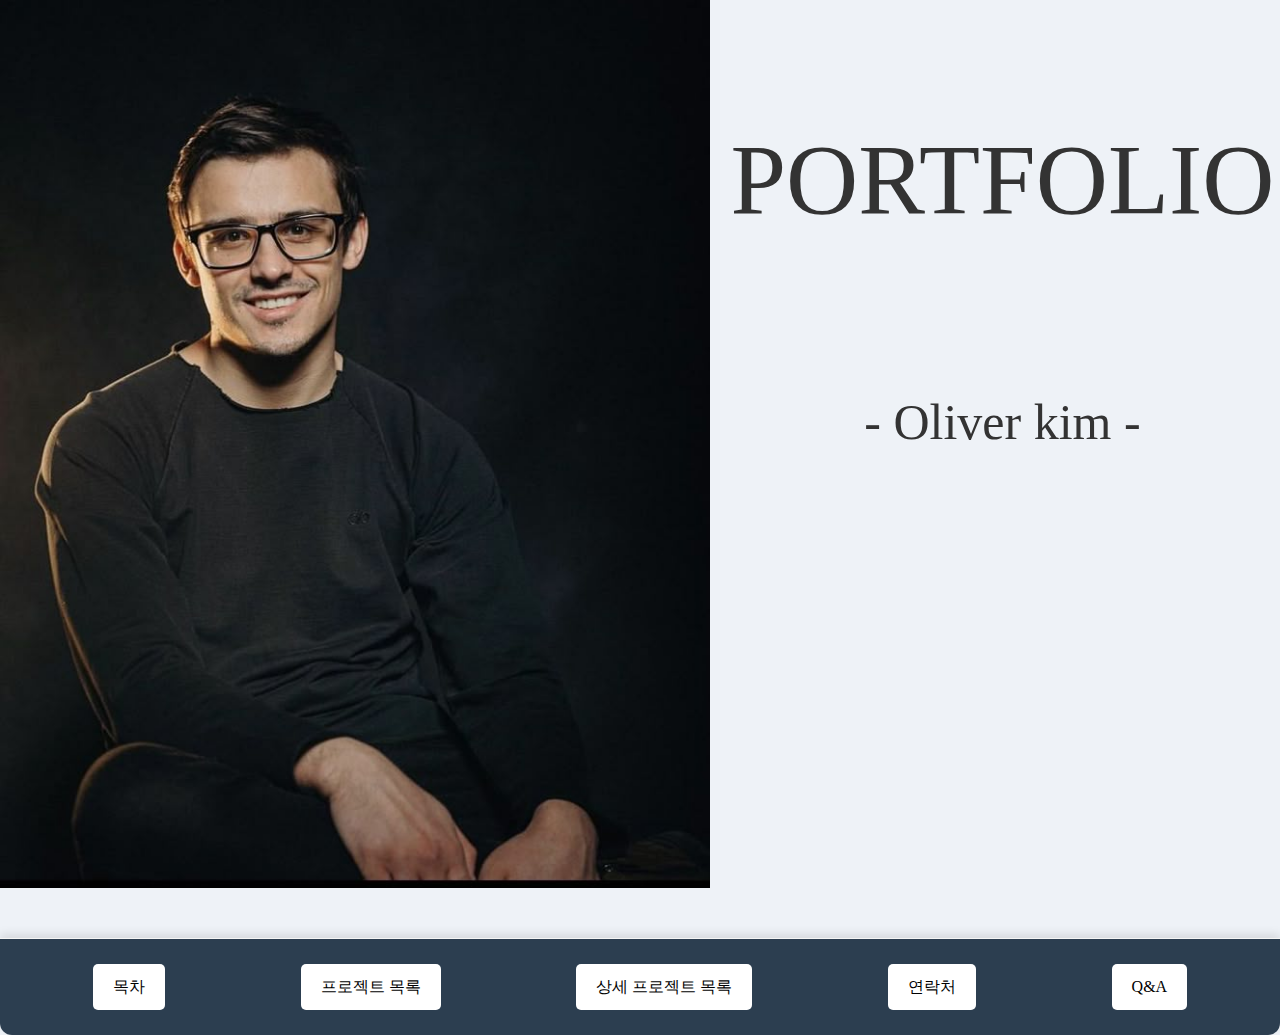
<file: 이용혁/index.html>
<!DOCTYPE html>
<html lang="ko">
<head>
    <meta charset="UTF-8">
    <meta name="viewport" content="width=device-width, initial-scale=1.0">
    <title>메인 페이지</title>
    <link rel="stylesheet" href="../style.css">
</head>
<body>
    <div class="div">       
        <img src="../assets/profile.jpg" class="img">
        <p class="p">PORTFOLIO</p>
        <p class="name">- Oliver kim -</p>
    </div>
    
    <footer>
        <p class="contents"><a href="contents.html">목차</a></p>
        <p class="projects"><a href="../나현준/project_list.html">프로젝트 목록</a></p>
        <p class="project-details"><a href="../나현준/project_detail.html">상세 프로젝트 목록</a></p>
        <p class="contact"><a href="../김류진/contact.html">연락처</a></p>
        <p class="qna"><a href="../김류진/qna.html">Q&A</a></p>
    </footer>
</body>
</html>
</file>
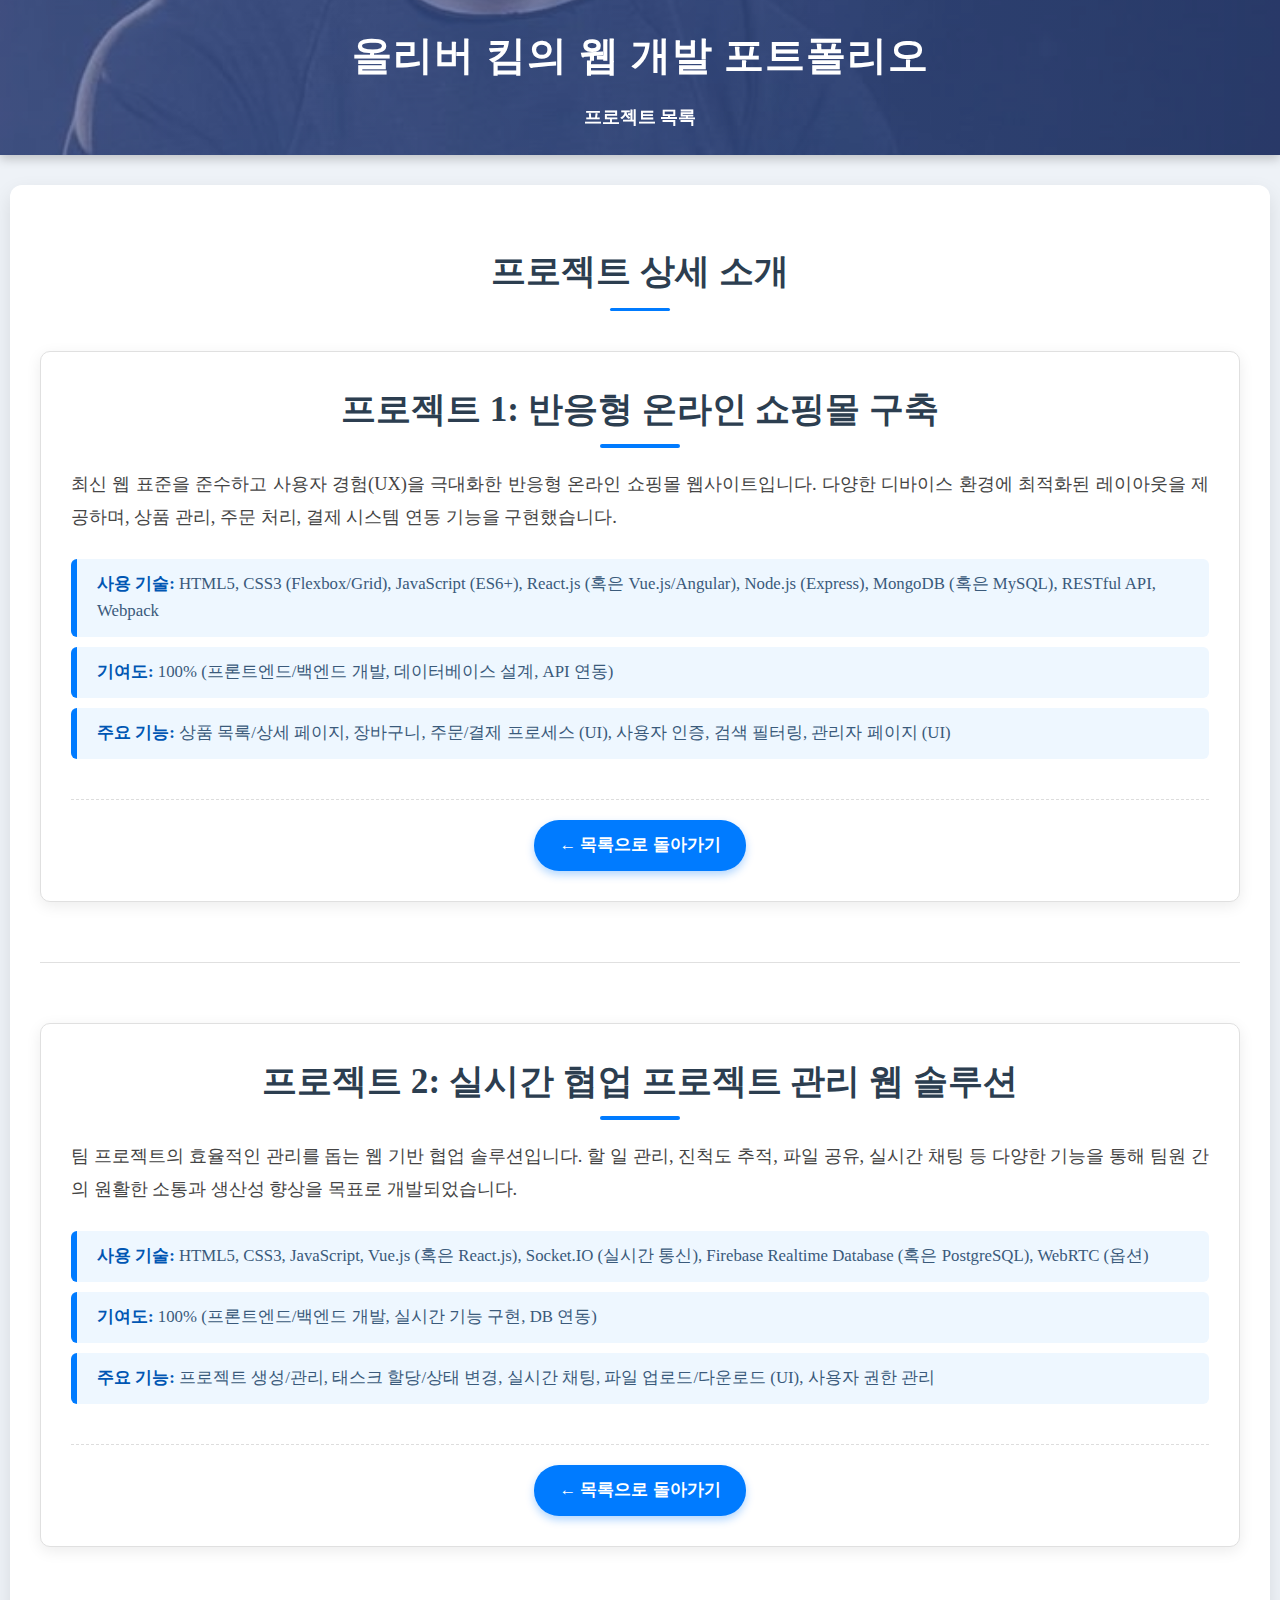
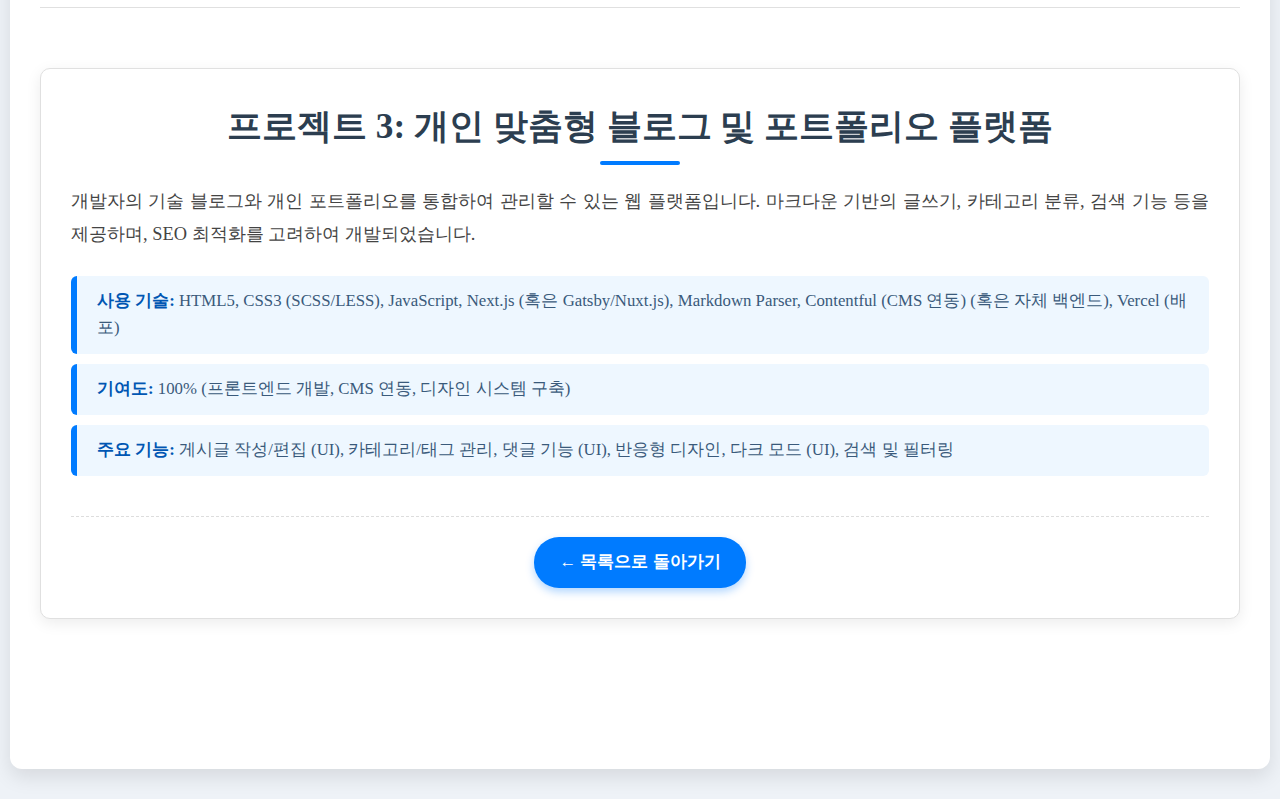
<file: project_detail.html>
<!DOCTYPE html>
<html lang="ko">
<head>
    <meta charset="UTF-8">
    <meta name="viewport" content="width=device-width, initial-scale=1.0">
    <title>프로젝트 상세 소개</title>
    <link rel="stylesheet" href="style.css">
</head>
<body>
    <header>
        <h1>올리버 킴의 웹 개발 포트폴리오</h1>
        <nav>
            <ul>
                <li><a href="project_list.html">프로젝트 목록</a></li>
                </ul>
        </nav>
    </header>

    <main>
        <section class="project-detail-section">
            <h2>프로젝트 상세 소개</h2>

            <div id="project-detail-1" class="project-detail-item">
                <h3>프로젝트 1: 반응형 온라인 쇼핑몰 구축</h3>
                <p class="detail-description">최신 웹 표준을 준수하고 사용자 경험(UX)을 극대화한 반응형 온라인 쇼핑몰 웹사이트입니다. 다양한 디바이스 환경에 최적화된 레이아웃을 제공하며, 상품 관리, 주문 처리, 결제 시스템 연동 기능을 구현했습니다.</p>
                <ul>
                    <li><strong>사용 기술:</strong> HTML5, CSS3 (Flexbox/Grid), JavaScript (ES6+), React.js (혹은 Vue.js/Angular), Node.js (Express), MongoDB (혹은 MySQL), RESTful API, Webpack</li>
                    <li><strong>기여도:</strong> 100% (프론트엔드/백엔드 개발, 데이터베이스 설계, API 연동)</li>
                    <li><strong>주요 기능:</strong> 상품 목록/상세 페이지, 장바구니, 주문/결제 프로세스 (UI), 사용자 인증, 검색 필터링, 관리자 페이지 (UI)</li>
                </ul>
                <div class="back-to-list">
                    <a href="project_list.html" class="view-detail-btn">← 목록으로 돌아가기</a>
                </div>
            </div>

            <hr> 

            <div id="project-detail-2" class="project-detail-item">
                <h3>프로젝트 2: 실시간 협업 프로젝트 관리 웹 솔루션</h3>
                <p class="detail-description">팀 프로젝트의 효율적인 관리를 돕는 웹 기반 협업 솔루션입니다. 할 일 관리, 진척도 추적, 파일 공유, 실시간 채팅 등 다양한 기능을 통해 팀원 간의 원활한 소통과 생산성 향상을 목표로 개발되었습니다.</p>
                <ul>
                    <li><strong>사용 기술:</strong> HTML5, CSS3, JavaScript, Vue.js (혹은 React.js), Socket.IO (실시간 통신), Firebase Realtime Database (혹은 PostgreSQL), WebRTC (옵션)</li>
                    <li><strong>기여도:</strong> 100% (프론트엔드/백엔드 개발, 실시간 기능 구현, DB 연동)</li>
                    <li><strong>주요 기능:</strong> 프로젝트 생성/관리, 태스크 할당/상태 변경, 실시간 채팅, 파일 업로드/다운로드 (UI), 사용자 권한 관리</li>
                </ul>
                <div class="back-to-list">
                    <a href="project_list.html" class="view-detail-btn">← 목록으로 돌아가기</a>
                </div>
            </div>

            <hr> 

            <div id="project-detail-3" class="project-detail-item">
                <h3>프로젝트 3: 개인 맞춤형 블로그 및 포트폴리오 플랫폼</h3>
                <p class="detail-description">개발자의 기술 블로그와 개인 포트폴리오를 통합하여 관리할 수 있는 웹 플랫폼입니다. 마크다운 기반의 글쓰기, 카테고리 분류, 검색 기능 등을 제공하며, SEO 최적화를 고려하여 개발되었습니다.</p>
                <ul>
                    <li><strong>사용 기술:</strong> HTML5, CSS3 (SCSS/LESS), JavaScript, Next.js (혹은 Gatsby/Nuxt.js), Markdown Parser, Contentful (CMS 연동) (혹은 자체 백엔드), Vercel (배포)</li>
                    <li><strong>기여도:</strong> 100% (프론트엔드 개발, CMS 연동, 디자인 시스템 구축)</li>
                    <li><strong>주요 기능:</strong> 게시글 작성/편집 (UI), 카테고리/태그 관리, 댓글 기능 (UI), 반응형 디자인, 다크 모드 (UI), 검색 및 필터링</li>
                </ul>
                <div class="back-to-list">
                    <a href="project_list.html" class="view-detail-btn">← 목록으로 돌아가기</a>
                </div>
            </div>
        </section>
    </main>
</body>
</html>
</file>
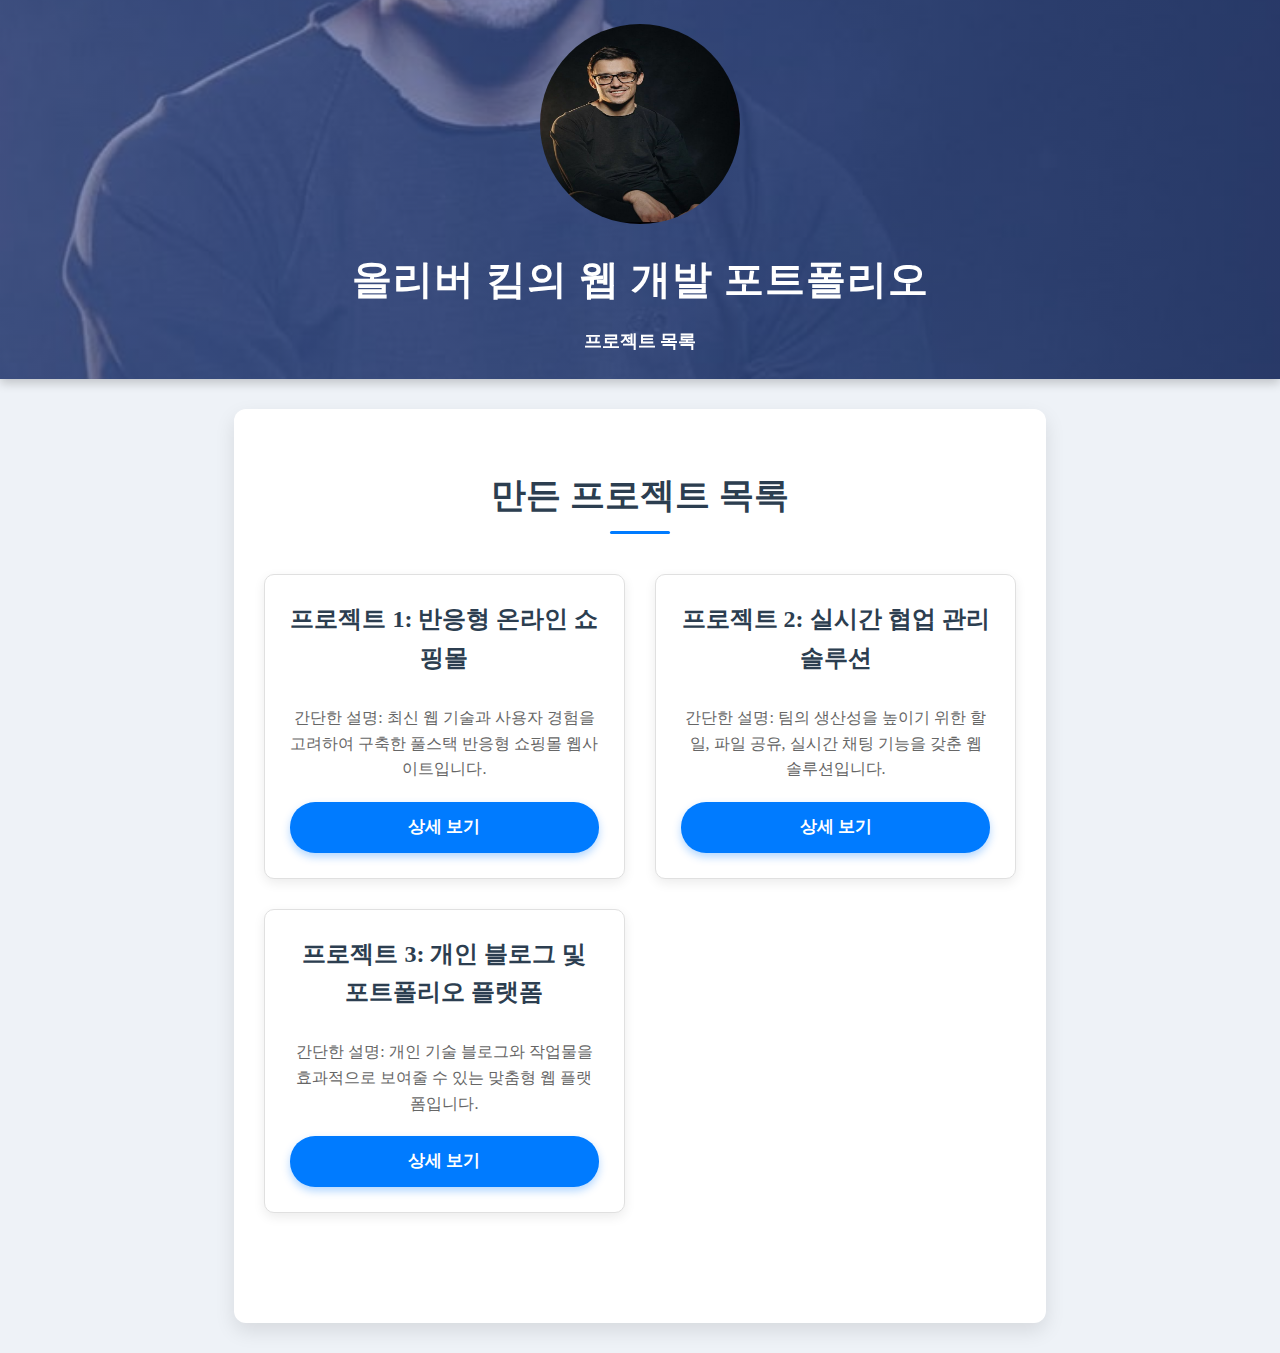
<file: project_list.html>
<!DOCTYPE html>
<html lang="ko">

<head>
    <meta charset="UTF-8">
    <meta name="viewport" content="width=device-width, initial-scale=1.0">
    <title>올리버 킴의 프로젝트 목록</title>
    <link rel="stylesheet" href="style.css">
    <script>
        window.addEventListener('scroll', function () {
            const header = document.getElementById('main-header');
            if (window.scrollY > 100) {
                header.classList.add('shrink');
            } else {
                header.classList.remove('shrink');
            }
        });
    </script>
</head>

<body>
    <header id="main-header">
        <img src="images/profile.jpg" class="profile">
        <h1>올리버 킴의 웹 개발 포트폴리오</h1>
        <nav>
            <ul>
                <li><a href="project_list.html">프로젝트 목록</a></li>
            </ul>
        </nav>
    </header>

    <main>
        <section class="project-list-section">
            <h2>만든 프로젝트 목록</h2>
            <div class="project-list">
                <div class="project-item">
                    <h3>프로젝트 1: 반응형 온라인 쇼핑몰</h3>
                    <p>간단한 설명: 최신 웹 기술과 사용자 경험을 고려하여 구축한 풀스택 반응형 쇼핑몰 웹사이트입니다.</p>
                    <a href="project_detail.html#project-detail-1" class="view-detail-btn">상세 보기</a>
                </div>
                <div class="project-item">
                    <h3>프로젝트 2: 실시간 협업 관리 솔루션</h3>
                    <p>간단한 설명: 팀의 생산성을 높이기 위한 할 일, 파일 공유, 실시간 채팅 기능을 갖춘 웹 솔루션입니다.</p>
                    <a href="project_detail.html#project-detail-2" class="view-detail-btn">상세 보기</a>
                </div>
                <div class="project-item">
                    <h3>프로젝트 3: 개인 블로그 및 포트폴리오 플랫폼</h3>
                    <p>간단한 설명: 개인 기술 블로그와 작업물을 효과적으로 보여줄 수 있는 맞춤형 웹 플랫폼입니다.</p>
                    <a href="project_detail.html#project-detail-3" class="view-detail-btn">상세 보기</a>
                </div>
            </div>
        </section>
    </main>
</body>

</html>
</file>
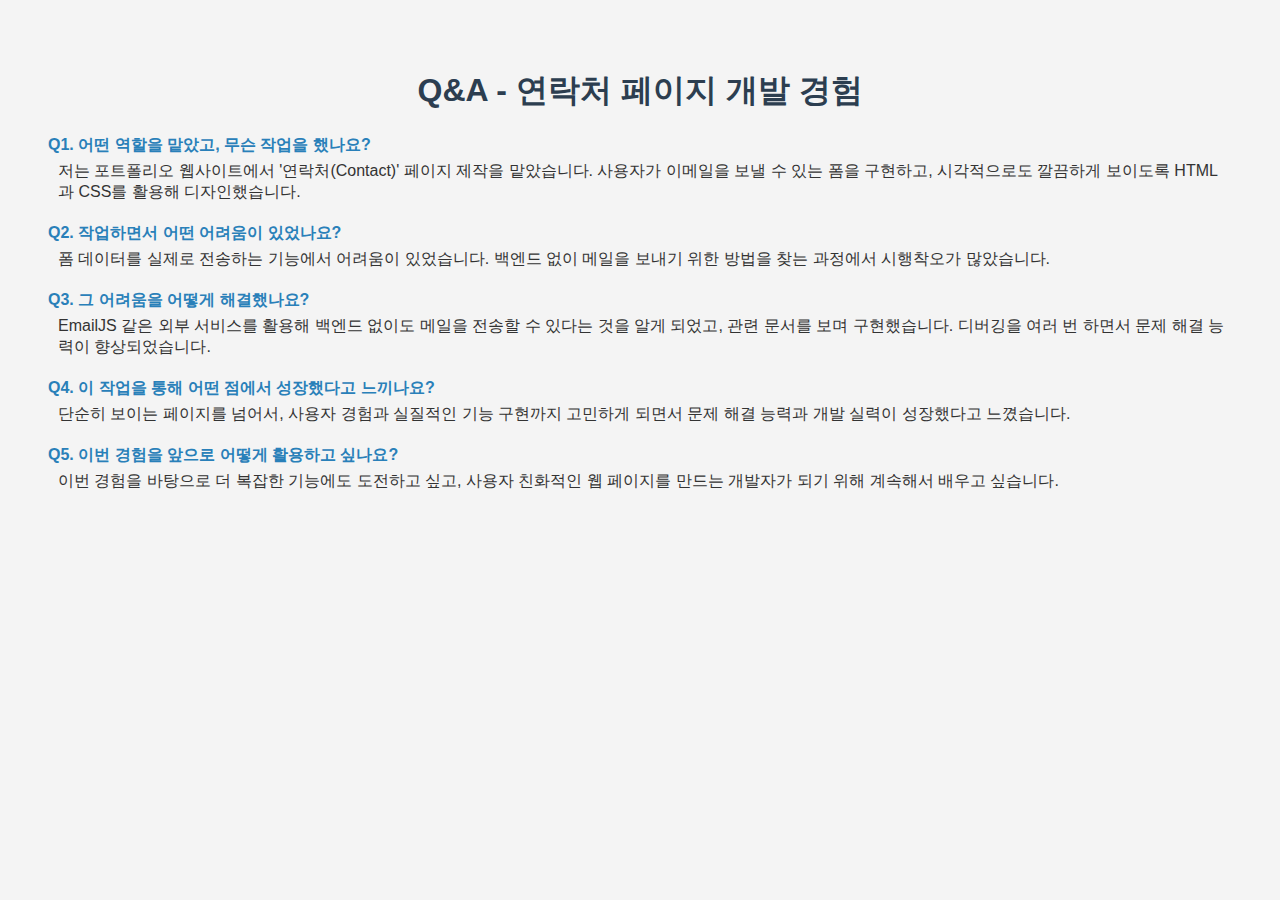
<file: 김류진/qna.html>
<!DOCTYPE html>
<html lang="ko">
<head>
    <meta charset="UTF-8">
    <meta name="viewport" content="width=device-width, initial-scale=1.0">
    <title>Q&A</title>
<style>
    body {
      font-family: 'Segoe UI', sans-serif;
      background-color: #f4f4f4;
      color: #333;
      padding: 40px;
    }
    h1 {
      text-align: center;
      color: #2c3e50;
    }
    .question {
      margin-top: 20px;
      font-weight: bold;
      color: #2980b9;
    }
    .answer {
      margin-top: 5px;
      padding-left: 10px;
    }
  </style>
</head>
<body>
  <div class="qna-box">
    <h1>Q&A - 연락처 페이지 개발 경험</h1>

    <div class="qna">
      <div class="question">Q1. 어떤 역할을 맡았고, 무슨 작업을 했나요?</div>
      <div class="answer">저는 포트폴리오 웹사이트에서 '연락처(Contact)' 페이지 제작을 맡았습니다. 사용자가 이메일을 보낼 수 있는 폼을 구현하고, 시각적으로도 깔끔하게 보이도록 HTML과 CSS를 활용해 디자인했습니다.</div>

      <div class="question">Q2. 작업하면서 어떤 어려움이 있었나요?</div>
      <div class="answer">폼 데이터를 실제로 전송하는 기능에서 어려움이 있었습니다. 백엔드 없이 메일을 보내기 위한 방법을 찾는 과정에서 시행착오가 많았습니다.</div>

      <div class="question">Q3. 그 어려움을 어떻게 해결했나요?</div>
      <div class="answer">EmailJS 같은 외부 서비스를 활용해 백엔드 없이도 메일을 전송할 수 있다는 것을 알게 되었고, 관련 문서를 보며 구현했습니다. 디버깅을 여러 번 하면서 문제 해결 능력이 향상되었습니다.</div>

      <div class="question">Q4. 이 작업을 통해 어떤 점에서 성장했다고 느끼나요?</div>
      <div class="answer">단순히 보이는 페이지를 넘어서, 사용자 경험과 실질적인 기능 구현까지 고민하게 되면서 문제 해결 능력과 개발 실력이 성장했다고 느꼈습니다.</div>

      <div class="question">Q5. 이번 경험을 앞으로 어떻게 활용하고 싶나요?</div>
      <div class="answer">이번 경험을 바탕으로 더 복잡한 기능에도 도전하고 싶고, 사용자 친화적인 웹 페이지를 만드는 개발자가 되기 위해 계속해서 배우고 싶습니다.</div>
    </div>
  </div>
</body>
</html>
</file>
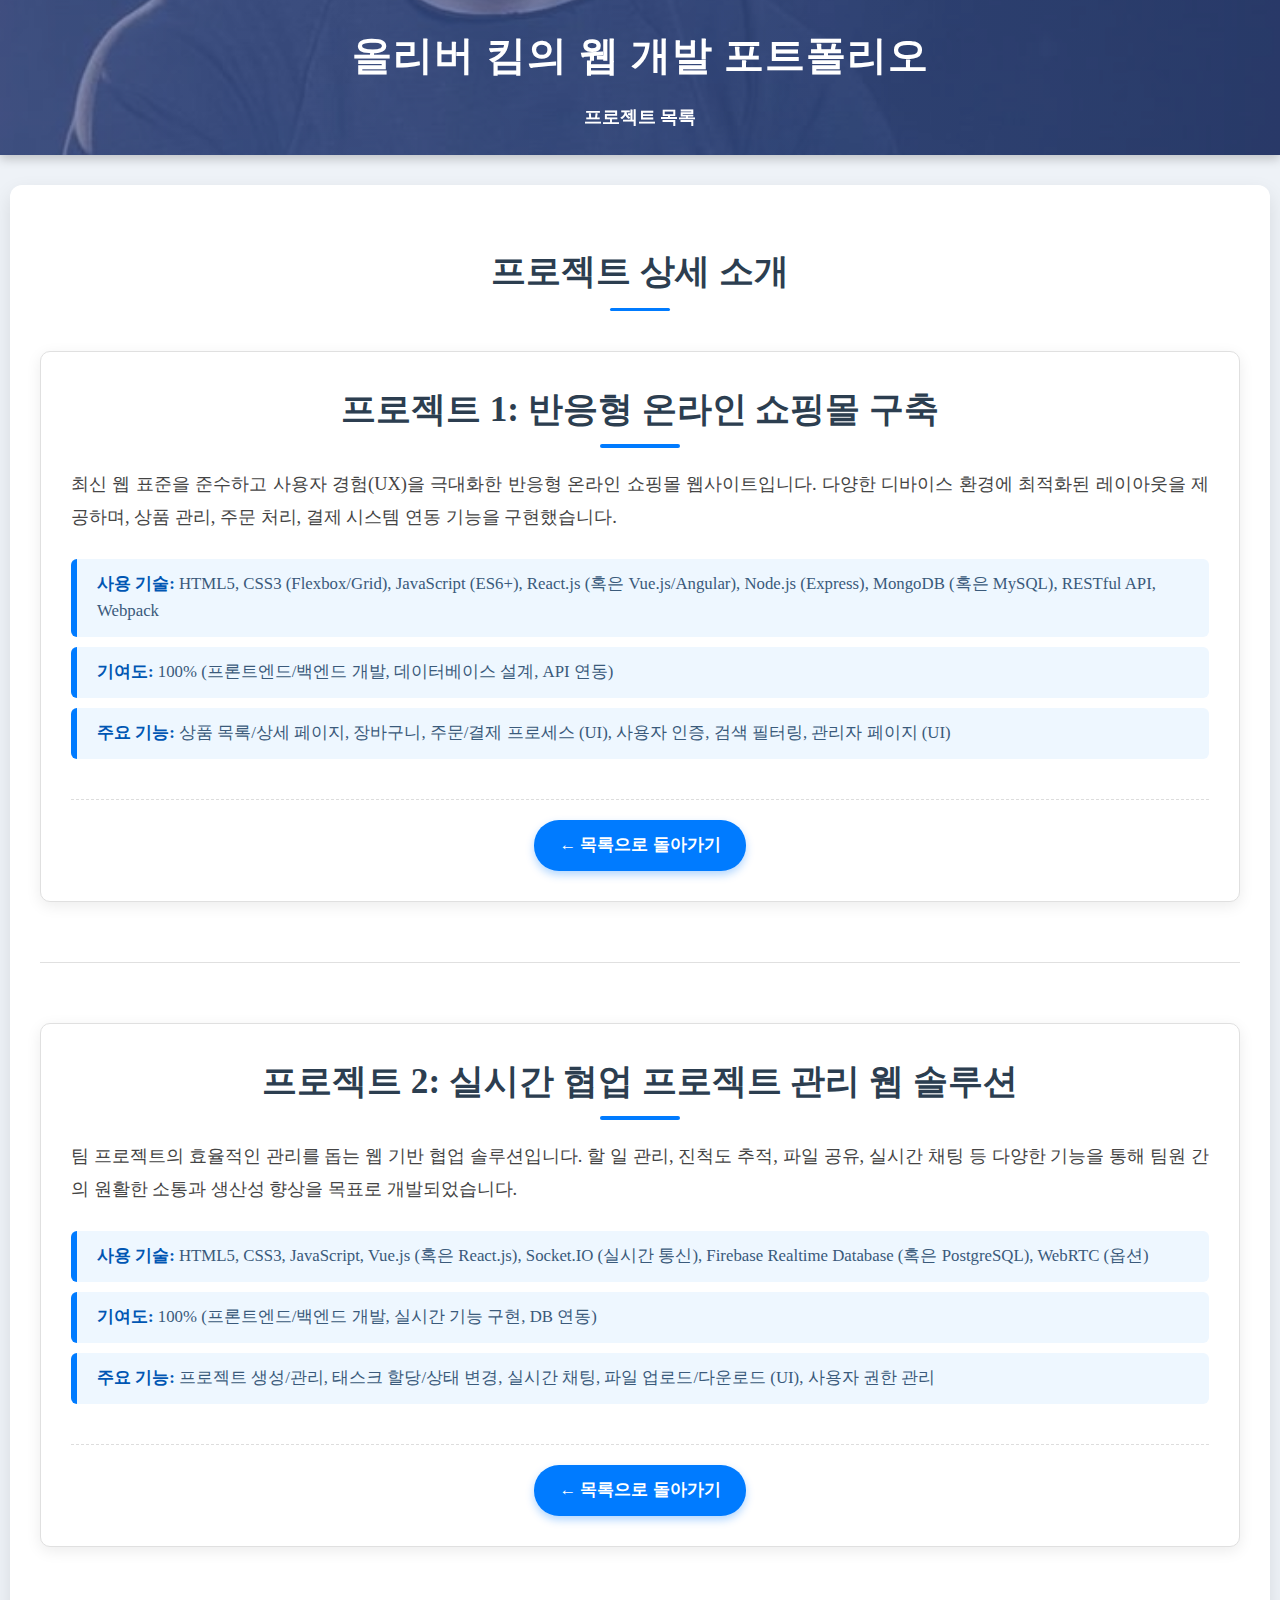
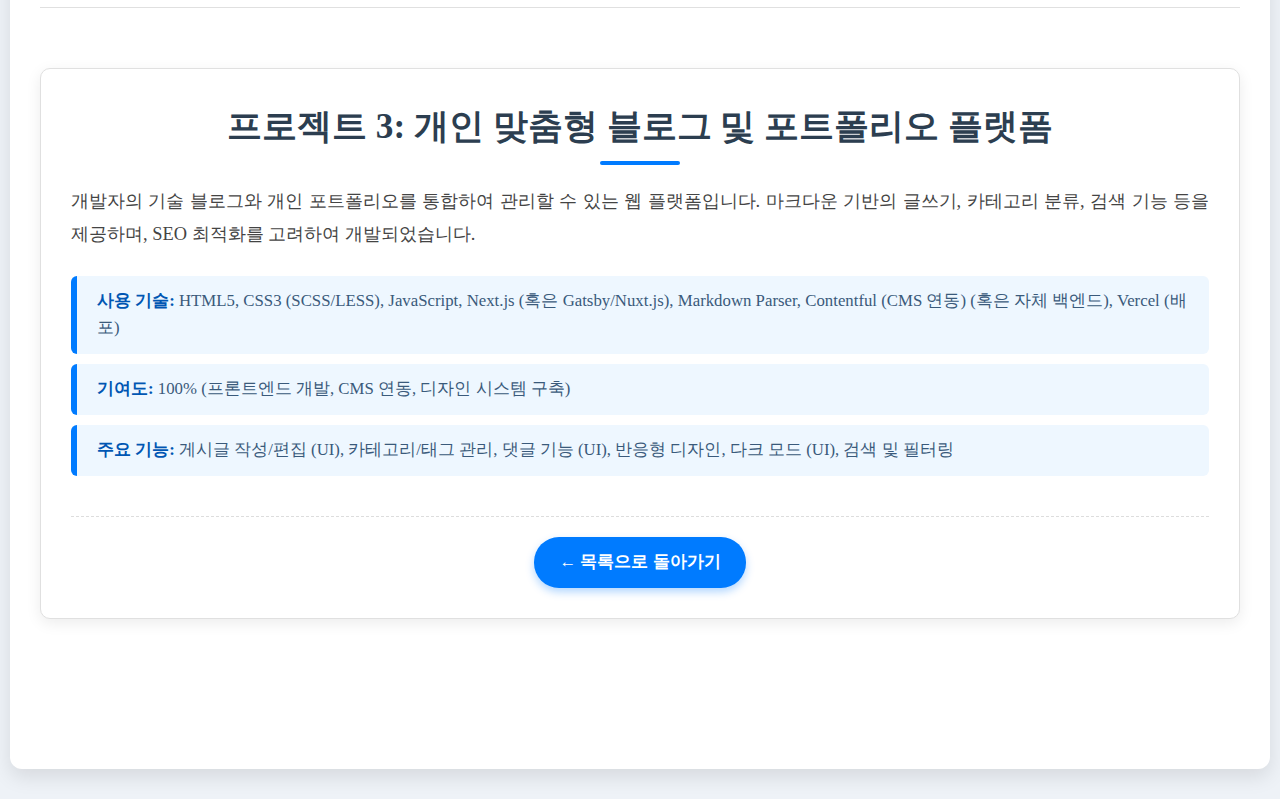
<file: 나현준/project_detail.html>
<!DOCTYPE html>
<html lang="ko">
<head>
    <meta charset="UTF-8">
    <meta name="viewport" content="width=device-width, initial-scale=1.0">
    <title>프로젝트 상세 소개</title>
    <link rel="stylesheet" href="../style.css">
</head>
<body>
    <header>
        <h1>올리버 킴의 웹 개발 포트폴리오</h1>
        <nav>
            <ul>
                <li><a href="project_list.html">프로젝트 목록</a></li>
                </ul>
        </nav>
    </header>

    <main>
        <section class="project-detail-section">
            <h2>프로젝트 상세 소개</h2>

            <div id="project-detail-1" class="project-detail-item">
                <h3>프로젝트 1: 반응형 온라인 쇼핑몰 구축</h3>
                <p class="detail-description">최신 웹 표준을 준수하고 사용자 경험(UX)을 극대화한 반응형 온라인 쇼핑몰 웹사이트입니다. 다양한 디바이스 환경에 최적화된 레이아웃을 제공하며, 상품 관리, 주문 처리, 결제 시스템 연동 기능을 구현했습니다.</p>
                <ul>
                    <li><strong>사용 기술:</strong> HTML5, CSS3 (Flexbox/Grid), JavaScript (ES6+), React.js (혹은 Vue.js/Angular), Node.js (Express), MongoDB (혹은 MySQL), RESTful API, Webpack</li>
                    <li><strong>기여도:</strong> 100% (프론트엔드/백엔드 개발, 데이터베이스 설계, API 연동)</li>
                    <li><strong>주요 기능:</strong> 상품 목록/상세 페이지, 장바구니, 주문/결제 프로세스 (UI), 사용자 인증, 검색 필터링, 관리자 페이지 (UI)</li>
                </ul>
                <div class="back-to-list">
                    <a href="project_list.html" class="view-detail-btn">← 목록으로 돌아가기</a>
                </div>
            </div>

            <hr> 

            <div id="project-detail-2" class="project-detail-item">
                <h3>프로젝트 2: 실시간 협업 프로젝트 관리 웹 솔루션</h3>
                <p class="detail-description">팀 프로젝트의 효율적인 관리를 돕는 웹 기반 협업 솔루션입니다. 할 일 관리, 진척도 추적, 파일 공유, 실시간 채팅 등 다양한 기능을 통해 팀원 간의 원활한 소통과 생산성 향상을 목표로 개발되었습니다.</p>
                <ul>
                    <li><strong>사용 기술:</strong> HTML5, CSS3, JavaScript, Vue.js (혹은 React.js), Socket.IO (실시간 통신), Firebase Realtime Database (혹은 PostgreSQL), WebRTC (옵션)</li>
                    <li><strong>기여도:</strong> 100% (프론트엔드/백엔드 개발, 실시간 기능 구현, DB 연동)</li>
                    <li><strong>주요 기능:</strong> 프로젝트 생성/관리, 태스크 할당/상태 변경, 실시간 채팅, 파일 업로드/다운로드 (UI), 사용자 권한 관리</li>
                </ul>
                <div class="back-to-list">
                    <a href="project_list.html" class="view-detail-btn">← 목록으로 돌아가기</a>
                </div>
            </div>

            <hr> 

            <div id="project-detail-3" class="project-detail-item">
                <h3>프로젝트 3: 개인 맞춤형 블로그 및 포트폴리오 플랫폼</h3>
                <p class="detail-description">개발자의 기술 블로그와 개인 포트폴리오를 통합하여 관리할 수 있는 웹 플랫폼입니다. 마크다운 기반의 글쓰기, 카테고리 분류, 검색 기능 등을 제공하며, SEO 최적화를 고려하여 개발되었습니다.</p>
                <ul>
                    <li><strong>사용 기술:</strong> HTML5, CSS3 (SCSS/LESS), JavaScript, Next.js (혹은 Gatsby/Nuxt.js), Markdown Parser, Contentful (CMS 연동) (혹은 자체 백엔드), Vercel (배포)</li>
                    <li><strong>기여도:</strong> 100% (프론트엔드 개발, CMS 연동, 디자인 시스템 구축)</li>
                    <li><strong>주요 기능:</strong> 게시글 작성/편집 (UI), 카테고리/태그 관리, 댓글 기능 (UI), 반응형 디자인, 다크 모드 (UI), 검색 및 필터링</li>
                </ul>
                <div class="back-to-list">
                    <a href="project_list.html" class="view-detail-btn">← 목록으로 돌아가기</a>
                </div>
            </div>
        </section>
    </main>
</body>
</html>
</file>
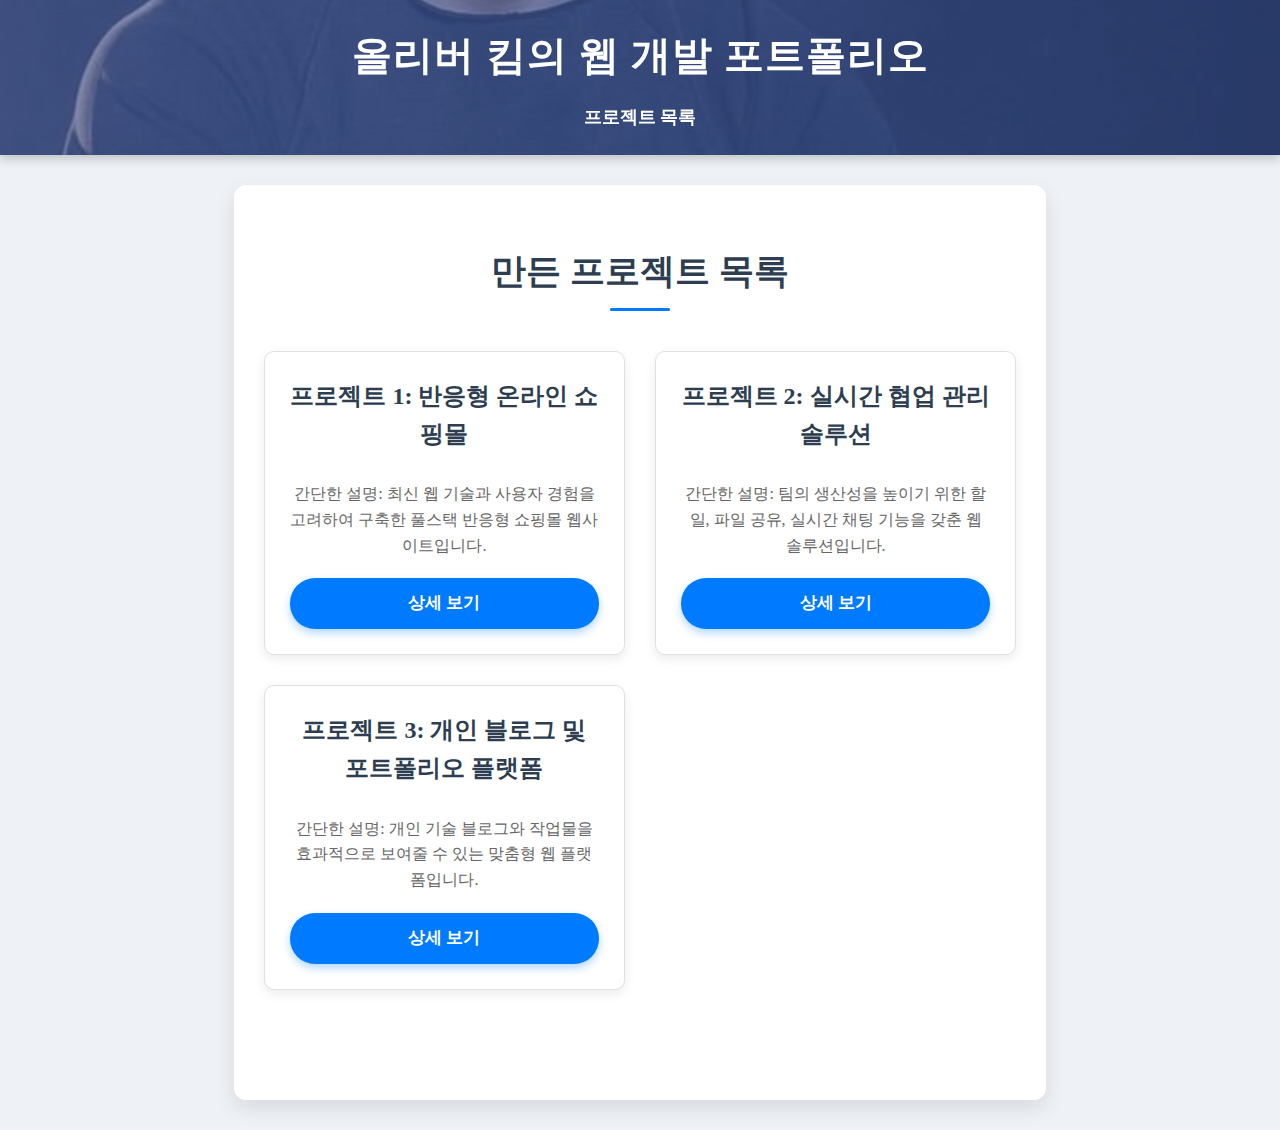
<file: 나현준/project_list.html>
<!DOCTYPE html>
<html lang="ko">

<head>
    <meta charset="UTF-8">
    <meta name="viewport" content="width=device-width, initial-scale=1.0">
    <title>올리버 킴의 프로젝트 목록</title>
    <link rel="stylesheet" href="../style.css">
    <script>
        window.addEventListener('scroll', function () {
            const header = document.getElementById('main-header');
            if (window.scrollY > 100) {
                header.classList.add('shrink');
            } else {
                header.classList.remove('shrink');
            }
        });
    </script>
</head>

<body>
    <header id="main-header">
        <h1>올리버 킴의 웹 개발 포트폴리오</h1>
        <nav>
            <ul>
                <li><a href="project_list.html">프로젝트 목록</a></li>
            </ul>
        </nav>
    </header>

    <main>
        <section class="project-list-section">
            <h2>만든 프로젝트 목록</h2>
            <div class="project-list">
                <div class="project-item">
                    <h3>프로젝트 1: 반응형 온라인 쇼핑몰</h3>
                    <p>간단한 설명: 최신 웹 기술과 사용자 경험을 고려하여 구축한 풀스택 반응형 쇼핑몰 웹사이트입니다.</p>
                    <a href="project_detail.html#project-detail-1" class="view-detail-btn">상세 보기</a>
                </div>
                <div class="project-item">
                    <h3>프로젝트 2: 실시간 협업 관리 솔루션</h3>
                    <p>간단한 설명: 팀의 생산성을 높이기 위한 할 일, 파일 공유, 실시간 채팅 기능을 갖춘 웹 솔루션입니다.</p>
                    <a href="project_detail.html#project-detail-2" class="view-detail-btn">상세 보기</a>
                </div>
                <div class="project-item">
                    <h3>프로젝트 3: 개인 블로그 및 포트폴리오 플랫폼</h3>
                    <p>간단한 설명: 개인 기술 블로그와 작업물을 효과적으로 보여줄 수 있는 맞춤형 웹 플랫폼입니다.</p>
                    <a href="project_detail.html#project-detail-3" class="view-detail-btn">상세 보기</a>
                </div>
            </div>
        </section>
    </main>
</body>

</html>
</file>
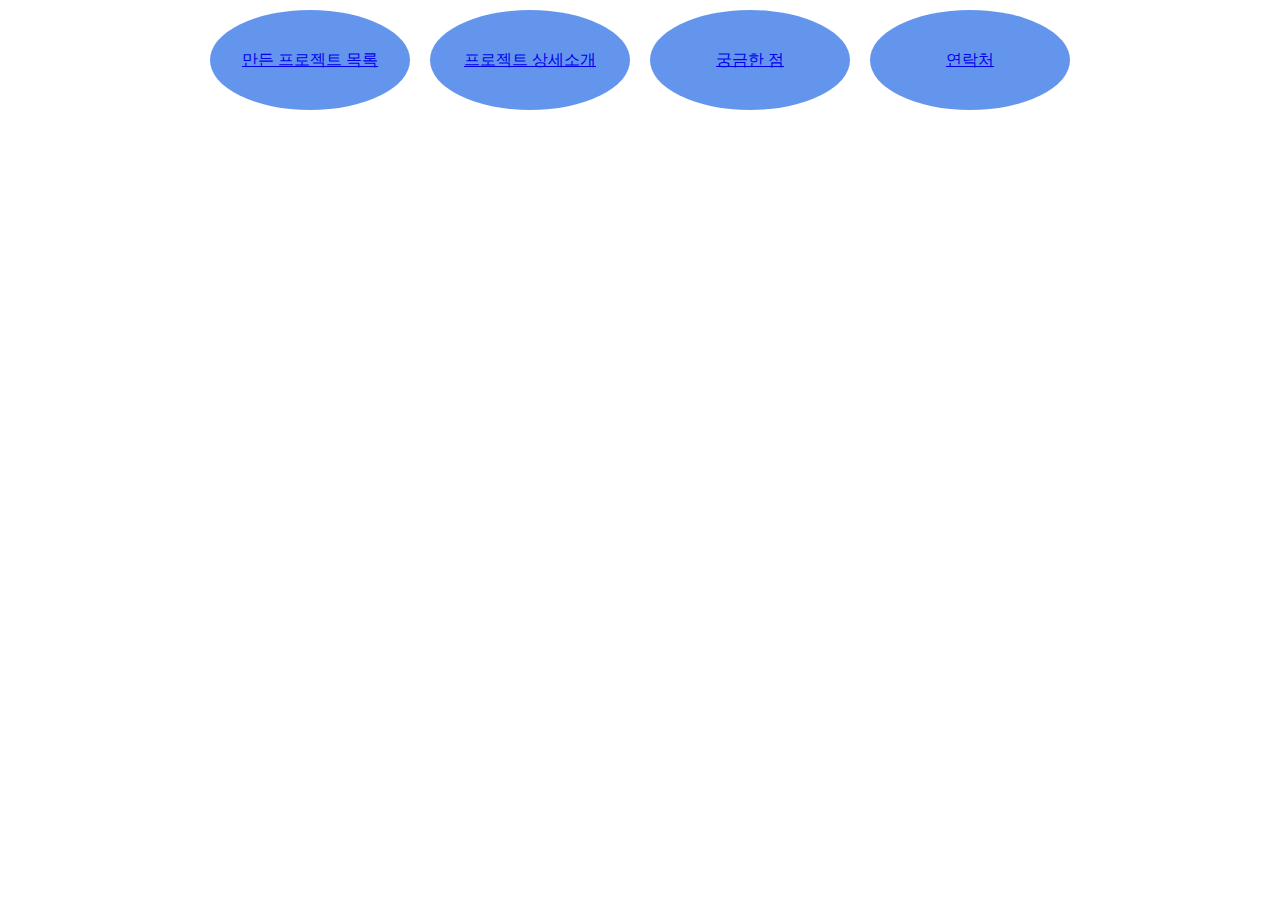
<file: 이용혁/contents.html>
<!DOCTYPE html>
<html lang="ko">
<head>
    <meta charset="UTF-8">
    <meta name="viewport" content="width=device-width, initial-scale=1.0">
    <title>목차</title>
    <link rel="stylesheet" href="contents-style.css">
</head>
<body>
    <div class="w">
        <p class="ww"><a href="../나현준/project_list.html">만든 프로젝트 목록</a></p>
    </div>
    <div class="s">
        <p class="ss"><a href="../나현준/project_detail.html">프로젝트 상세소개</a></p>
    </div>
    <div class="d">
        <p class="dd"><a href="../김류진/qna.html">궁금한 점</a></p>
    </div>
    <div class="q">
        <p class="qq"><a href="../김류진/contact.html">연락처</a></p>
    </div>
</body>
</html>
</file>
<file: style.css>
body {
<<<<<<< HEAD
  font-family: 'Segoe UI', Tahoma, Geneva, Verdana, sans-serif;
  line-height: 1.6;
  margin: 0;
  padding: 0;
  background-color: #eef2f7;
  color: #333;
  display: flex;
  flex-direction: column;
  min-height: 100vh;
}

header {
  position: relative;
  background: linear-gradient(to right, rgba(74,105,189,0.6), rgba(63,90,165,0.6)),
    url('images/profile.jpg') center/cover no-repeat;
  color: #fff;
  padding: 1.5rem 0;
  text-align: center;
  box-shadow: 0 4px 10px rgba(0,0,0,0.2);
  position: sticky;
  top: 0;
  z-index: 1000;
  transition: padding 0.3s ease;
  overflow: hidden;
}

header.shrink {
  padding: 0.5rem 0;
}

header img {
  width: 200px;
  height: 200px;
  border-radius: 50%;
  transition: all 0.3s ease;
  margin-bottom: 1rem;
}

header.shrink img {
  width: 100px;
  height: 100px;
  margin-bottom: 0.5rem;
}

header h1 {
  margin: 0;
  font-size: 2.5em;
  letter-spacing: 1px;
  transition: font-size 0.3s ease;
}

header.shrink h1 {
  font-size: 1.8em;
}

header nav ul {
  list-style: none;
  padding: 0;
  margin: 15px 0 0 0;
  display: flex;
  justify-content: center;
}

header nav ul li {
  margin: 0 20px;
}

header nav ul li a {
  color: #fff;
  text-decoration: none;
  font-weight: bold;
  font-size: 1.1em;
  padding: 5px 10px;
  border-bottom: 2px solid transparent;
  transition: all 0.3s ease;
}

header nav ul li a:hover {
  color: #aed6f1;
  border-bottom: 2px solid #aed6f1;
}

main {
  padding: 30px;
  max-width: 1200px;
  margin: 30px auto;
  background: #fff;
  border-radius: 12px;
  box-shadow: 0 8px 20px rgba(0,0,0,0.1);
  flex-grow: 1;
}

section {
  margin-bottom: 50px;
  padding-bottom: 30px;
  border-bottom: 1px solid #e0e0e0;
}

section:last-of-type {
  border-bottom: none;
}

h2 {
  color: #2c3e50;
  text-align: center;
  margin-bottom: 40px;
  font-size: 2.2em;
  position: relative;
  padding-bottom: 10px;
}

h2::after {
  content: '';
  position: absolute;
  left: 50%;
  bottom: 0;
  transform: translateX(-50%);
  width: 60px;
  height: 3px;
  background-color: #007bff;
  border-radius: 2px;
}

.project-list {
  display: grid;
  grid-template-columns: repeat(auto-fit, minmax(320px, 1fr));
  gap: 30px;
}

.project-item {
  background: #ffffff;
  border: 1px solid #e0e0e0;
  border-radius: 10px;
  padding: 25px;
  text-align: center;
  box-shadow: 0 4px 12px rgba(0,0,0,0.08);
  transition: transform 0.3s ease, box-shadow 0.3s ease;
  display: flex;
  flex-direction: column;
  justify-content: space-between;
}

.project-item:hover {
  transform: translateY(-8px);
  box-shadow: 0 10px 25px rgba(0,0,0,0.15);
}

.project-item h3 {
  color: #2c3e50;
  margin-top: 0;
  margin-bottom: 12px;
  font-size: 1.5em;
}

.project-item p {
  font-size: 1em;
  color: #666;
  margin-bottom: 20px;
  flex-grow: 1;
}

.view-detail-btn {
  display: inline-block;
  background: #007bff;
  color: #fff;
  padding: 12px 25px;
  border-radius: 25px;
  text-decoration: none;
  font-weight: bold;
  font-size: 1.05em;
  transition: background 0.3s ease, transform 0.2s ease;
  box-shadow: 0 4px 8px rgba(0,123,255,0.3);
}

.view-detail-btn:hover {
  background: #0056b3;
  transform: translateY(-2px);
  box-shadow: 0 6px 12px rgba(0,123,255,0.4);
}

.project-detail-item {
  background: #ffffff;
  border: 1px solid #e0e0e0;
  border-radius: 10px;
  padding: 30px;
  margin-bottom: 40px;
  box-shadow: 0 4px 15px rgba(0,0,0,0.08);
}

.project-detail-item h3 {
  color: #2c3e50;
  margin-top: 0;
  margin-bottom: 20px;
  font-size: 2.2em;
  text-align: center;
  position: relative;
  padding-bottom: 10px;
}

.project-detail-item h3::after {
  content: '';
  position: absolute;
  left: 50%;
  bottom: 0;
  transform: translateX(-50%);
  width: 80px;
  height: 4px;
  background-color: #007bff;
  border-radius: 2px;
}

.project-detail-item .detail-description {
  font-size: 1.15em;
  color: #444;
  margin-bottom: 25px;
  line-height: 1.8;
  text-align: justify;
}

.project-detail-item ul {
  list-style: none;
  padding: 0;
  margin-bottom: 30px;
}

.project-detail-item ul li {
  background: #eef7ff;
  margin-bottom: 10px;
  padding: 12px 20px;
  border-left: 6px solid #007bff;
  border-radius: 6px;
  font-size: 1.05em;
  color: #3a5a7b;
}

.project-detail-item ul li strong {
  color: #0056b3;
}

.project-images {
  display: grid;
  grid-template-columns: repeat(auto-fit, minmax(300px, 1fr));
  gap: 25px;
  margin-top: 35px;
}

.project-images img {
  max-width: 100%;
  height: auto;
  display: block;
  border-radius: 10px;
  box-shadow: 0 5px 15px rgba(0,0,0,0.15);
  transition: transform 0.3s ease;
}

.project-images img:hover {
  transform: scale(1.02);
}

.back-to-list {
  text-align: center;
  margin-top: 40px;
  padding-top: 20px;
  border-top: 1px dashed #ddd;
}

hr {
  border: none;
  border-top: 1px solid #e0e0e0;
  margin: 60px 0;
}

.div {
  overflow: auto;
}

.img {
  width: 710px;
  height: auto;
  float: left;
  margin-right: 15px;
}

.div-p {
  line-height: 1.5;
  margin: 0;
  padding: 0 20px;
  text-align: center;
}

.p {
  text-align: center;
  font-size: 100px;
}

.name {
  line-height: 2.5;
  text-align: center;
  font-size: 50px;
}

.contents,
.projects,
.project-details,
.contact,
.qna {
  padding: 10px 20px;
  background-color: white;
  color: black;
  border-radius: 5px;
  cursor: pointer;
  position: relative;
}

.contents a,
.projects a,
.project-details a,
.contact a,
.qna a {
  text-decoration: none;
  color: inherit;
}

.contents a:hover,
.projects a:hover,
.project-details a:hover,
.contact a:hover,
.qna a:hover {
  text-decoration: none;
}

footer {
  display: flex;
  justify-content: space-around;
  align-items: center;
  padding: 20px;
  background-color: #2c3e50;
  color: #eef2f7;
  border-radius: 0 0 12px 12px;
  box-shadow: 0 -4px 10px rgba(0,0,0,0.1);
  border-top: 1px solid whitesmoke;
  flex-shrink: 0;
  margin-top: 50px;
  text-align: center;
}

footer p {
  margin: 0 10px;
  padding: 10px 15px;
  border-radius: 5px;
  cursor: pointer;
  transition: background-color 0.3s ease, opacity 0.3s ease;
  opacity: 1;
  white-space: nowrap;
  background-color: white;
  color: black;
}

footer p:hover {
  background-color: rgb(255, 232, 232);
  opacity: 0.7;
}

@media (max-width: 768px) {
  header h1 {
    font-size: 2em;
  }
  header nav ul {
    flex-direction: column;
    gap: 10px;
  }
  header nav ul li {
    margin: 0;
  }
  main {
    padding: 20px;
    margin: 20px auto;
  }
  h2 {
    font-size: 1.8em;
  }
  .project-list {
    grid-template-columns: 1fr;
  }
  .project-detail-item h3 {
    font-size: 1.8em;
  }
  .project-detail-item .detail-description {
    font-size: 1em;
  }
  .project-detail-item ul li {
    padding: 10px 15px;
    font-size: 0.95em;
  }
  .project-images {
    grid-template-columns: 1fr;
  }
}

@media (max-width: 480px) {
  header h1 {
    font-size: 1.8em;
  }
  header nav ul li a {
    font-size: 1em;
  }
  main {
    padding: 15px;
    margin: 15px auto;
  }
  h2 {
    font-size: 1.6em;
    margin-bottom: 25px;
  }
  .project-item {
    padding: 18px;
  }
  .project-item h3 {
    font-size: 1.3em;
  }
  .view-detail-btn {
    padding: 10px 20px;
    font-size: 1em;
  }
  .project-detail-item {
    padding: 20px;
  }
  .project-detail-item h3 {
    font-size: 1.6em;
  }
=======
    font-family: 'Seg   oe UI', Tahoma, Geneva, Verdana, sans-serif;
    line-height: 1.6;
    margin: 0;
    padding: 0;
    background-color: #eef2f7;
    color: #333;
}

header {
    position: relative;
    background: linear-gradient(to right, rgba(74,105,189,0.6), rgba(63,90,165,0.6)),
                url('images/profile.jpg') center/cover no-repeat;
    color: #fff;
    padding: 1.5rem 0;
    text-align: center;
    box-shadow: 0 4px 10px rgba(0,0,0,0.2);
    position: sticky;
    top: 0;
    z-index: 1000;
    transition: padding 0.3s ease;
    overflow: hidden;
}

header.shrink {
    padding: 0.5rem 0;
}

header img {
    width: 200px;
    height: 200px;
    border-radius: 50%;
    transition: all 0.3s ease;
    margin-bottom: 1rem;
}

header.shrink img {
    width: 100px;
    height: 100px;
    margin-bottom: 0.5rem;
}

header h1 {
    margin: 0;
    font-size: 2.5em;
    letter-spacing: 1px;
    transition: font-size 0.3s ease;
}

header.shrink h1 {
    font-size: 1.8em;
}

header nav ul {
    list-style: none;
    padding: 0;
    margin: 15px 0 0 0;
    display: flex;
    justify-content: center;
}

header nav ul li {
    margin: 0 20px;
}

header nav ul li a {
    color: #fff;
    text-decoration: none;
    font-weight: bold;
    font-size: 1.1em;
    padding: 5px 10px;
    border-bottom: 2px solid transparent;
    transition: all 0.3s ease;
}

header nav ul li a:hover {
    color: #aed6f1;
    border-bottom: 2px solid #aed6f1;
}

main {
    padding: 30px;
    max-width: 1200px;
    margin: 30px auto;
    background: #fff;
    border-radius: 12px;
    box-shadow: 0 8px 20px rgba(0,0,0,0.1);
}

section {
    margin-bottom: 50px;
    padding-bottom: 30px;
    border-bottom: 1px solid #e0e0e0;
}

section:last-of-type {
    border-bottom: none;
}

h2 {
    color: #2c3e50;
    text-align: center;
    margin-bottom: 40px;
    font-size: 2.2em;
    position: relative;
    padding-bottom: 10px;
}

h2::after {
    content: '';
    position: absolute;
    left: 50%;
    bottom: 0;
    transform: translateX(-50%);
    width: 60px;
    height: 3px;
    background-color: #007bff;
    border-radius: 2px;
}

.project-list {
    display: grid;
    grid-template-columns: repeat(auto-fit, minmax(320px, 1fr));
    gap: 30px;
}

.project-item {
    background: #ffffff;
    border: 1px solid #e0e0e0;
    border-radius: 10px;
    padding: 25px;
    text-align: center;
    box-shadow: 0 4px 12px rgba(0,0,0,0.08);
    transition: transform 0.3s ease, box-shadow 0.3s ease;
    display: flex;
    flex-direction: column;
    justify-content: space-between;
}

.project-item:hover {
    transform: translateY(-8px);
    box-shadow: 0 10px 25px rgba(0,0,0,0.15);
}

.project-item h3 {
    color: #2c3e50;
    margin-top: 0;
    margin-bottom: 12px;
    font-size: 1.5em;
}

.project-item p {
    font-size: 1em;
    color: #666;
    margin-bottom: 20px;
    flex-grow: 1;
}

.view-detail-btn {
    display: inline-block;
    background: #007bff;
    color: #fff;
    padding: 12px 25px;
    border-radius: 25px;
    text-decoration: none;
    font-weight: bold;
    font-size: 1.05em;
    transition: background 0.3s ease, transform 0.2s ease;
    box-shadow: 0 4px 8px rgba(0,123,255,0.3);
}

.view-detail-btn:hover {
    background: #0056b3;
    transform: translateY(-2px);
    box-shadow: 0 6px 12px rgba(0,123,255,0.4);
}

.project-detail-item {
    background: #ffffff;
    border: 1px solid #e0e0e0;
    border-radius: 10px;
    padding: 30px;
    margin-bottom: 40px;
    box-shadow: 0 4px 15px rgba(0,0,0,0.08);
}

.project-detail-item h3 {
    color: #2c3e50;
    margin-top: 0;
    margin-bottom: 20px;
    font-size: 2.2em;
    text-align: center;
    position: relative;
    padding-bottom: 10px;
}

.project-detail-item h3::after {
    content: '';
    position: absolute;
    left: 50%;
    bottom: 0;
    transform: translateX(-50%);
    width: 80px;
    height: 4px;
    background-color: #007bff;
    border-radius: 2px;
}

.project-detail-item .detail-description {
    font-size: 1.15em;
    color: #444;
    margin-bottom: 25px;
    line-height: 1.8;
    text-align: justify;
}

.project-detail-item ul {
    list-style: none;
    padding: 0;
    margin-bottom: 30px;
}

.project-detail-item ul li {
    background: #eef7ff;
    margin-bottom: 10px;
    padding: 12px 20px;
    border-left: 6px solid #007bff;
    border-radius: 6px;
    font-size: 1.05em;
    color: #3a5a7b;
}

.project-detail-item ul li strong {
    color: #0056b3;
}

.project-images {
    display: grid;
    grid-template-columns: repeat(auto-fit, minmax(300px, 1fr));
    gap: 25px;
    margin-top: 35px;
}

.project-images img {
    max-width: 100%;
    height: auto;
    display: block;
    border-radius: 10px;
    box-shadow: 0 5px 15px rgba(0,0,0,0.15);
    transition: transform 0.3s ease;
}

.project-images img:hover {
    transform: scale(1.02);
}

.back-to-list {
    text-align: center;
    margin-top: 40px;
    padding-top: 20px;
    border-top: 1px dashed #ddd;
}

hr {
    border: none;
    border-top: 1px solid #e0e0e0;
    margin: 60px 0;
}

footer {
    text-align: center;
    padding: 25px;
    margin-top: 50px;
    background: #2c3e50;
    color: #eef2f7;
    border-radius: 0 0 12px 12px;
    box-shadow: 0 -4px 10px rgba(0,0,0,0.1);
}

@media (max-width: 768px) {
    header h1 {
        font-size: 2em;
    }
    header nav ul {
        flex-direction: column;
        gap: 10px;
    }
    header nav ul li {
        margin: 0;
    }
    main {
        padding: 20px;
        margin: 20px auto;
    }
    h2 {
        font-size: 1.8em;
    }
    .project-list {
        grid-template-columns: 1fr;
    }
    .project-detail-item h3 {
        font-size: 1.8em;
    }
    .project-detail-item .detail-description {
        font-size: 1em;
    }
    .project-detail-item ul li {
        padding: 10px 15px;
        font-size: 0.95em;
    }
    .project-images {
        grid-template-columns: 1fr;
    }
}

@media (max-width: 480px) {
    header h1 {
        font-size: 1.8em;
    }
    header nav ul li a {
        font-size: 1em;
    }
    main {
        padding: 15px;
        margin: 15px auto;
    }
    h2 {
        font-size: 1.6em;
        margin-bottom: 25px;
    }
    .project-item {
        padding: 18px;
    }
    .project-item h3 {
        font-size: 1.3em;
    }
    .view-detail-btn {
        padding: 10px 20px;
        font-size: 1em;
    }
    .project-detail-item {
        padding: 20px;
    }
    .project-detail-item h3 {
        font-size: 1.6em;
    }
>>>>>>> 82602c8ee005eaab4e370b93e5041f34de291a0f
}
</file>
<file: 이용혁/contents-style.css>
body {
  display: flex;
  justify-content: center;
  align-items: center;
  min-width: 100vh;
  margin: 0;
  overflow: hidden;
}

.w,
.s,
.d,
.q {
  margin: 10px;
  width: 200px;
  height: 100px;
  background-color: #6495ED;
  border-radius: 50%;
  display: flex;
  justify-content: center;
  align-items: center;
  overflow: hidden;
}

.w-ww,
.s-ss,
.d-dd,
.q-qq {
  color: black;
  font-size: 24px;
  font-weight: bold;
  text-align: center;
  margin: 0;
  padding: 5px;
  white-space: nowrap;
}
</file>
